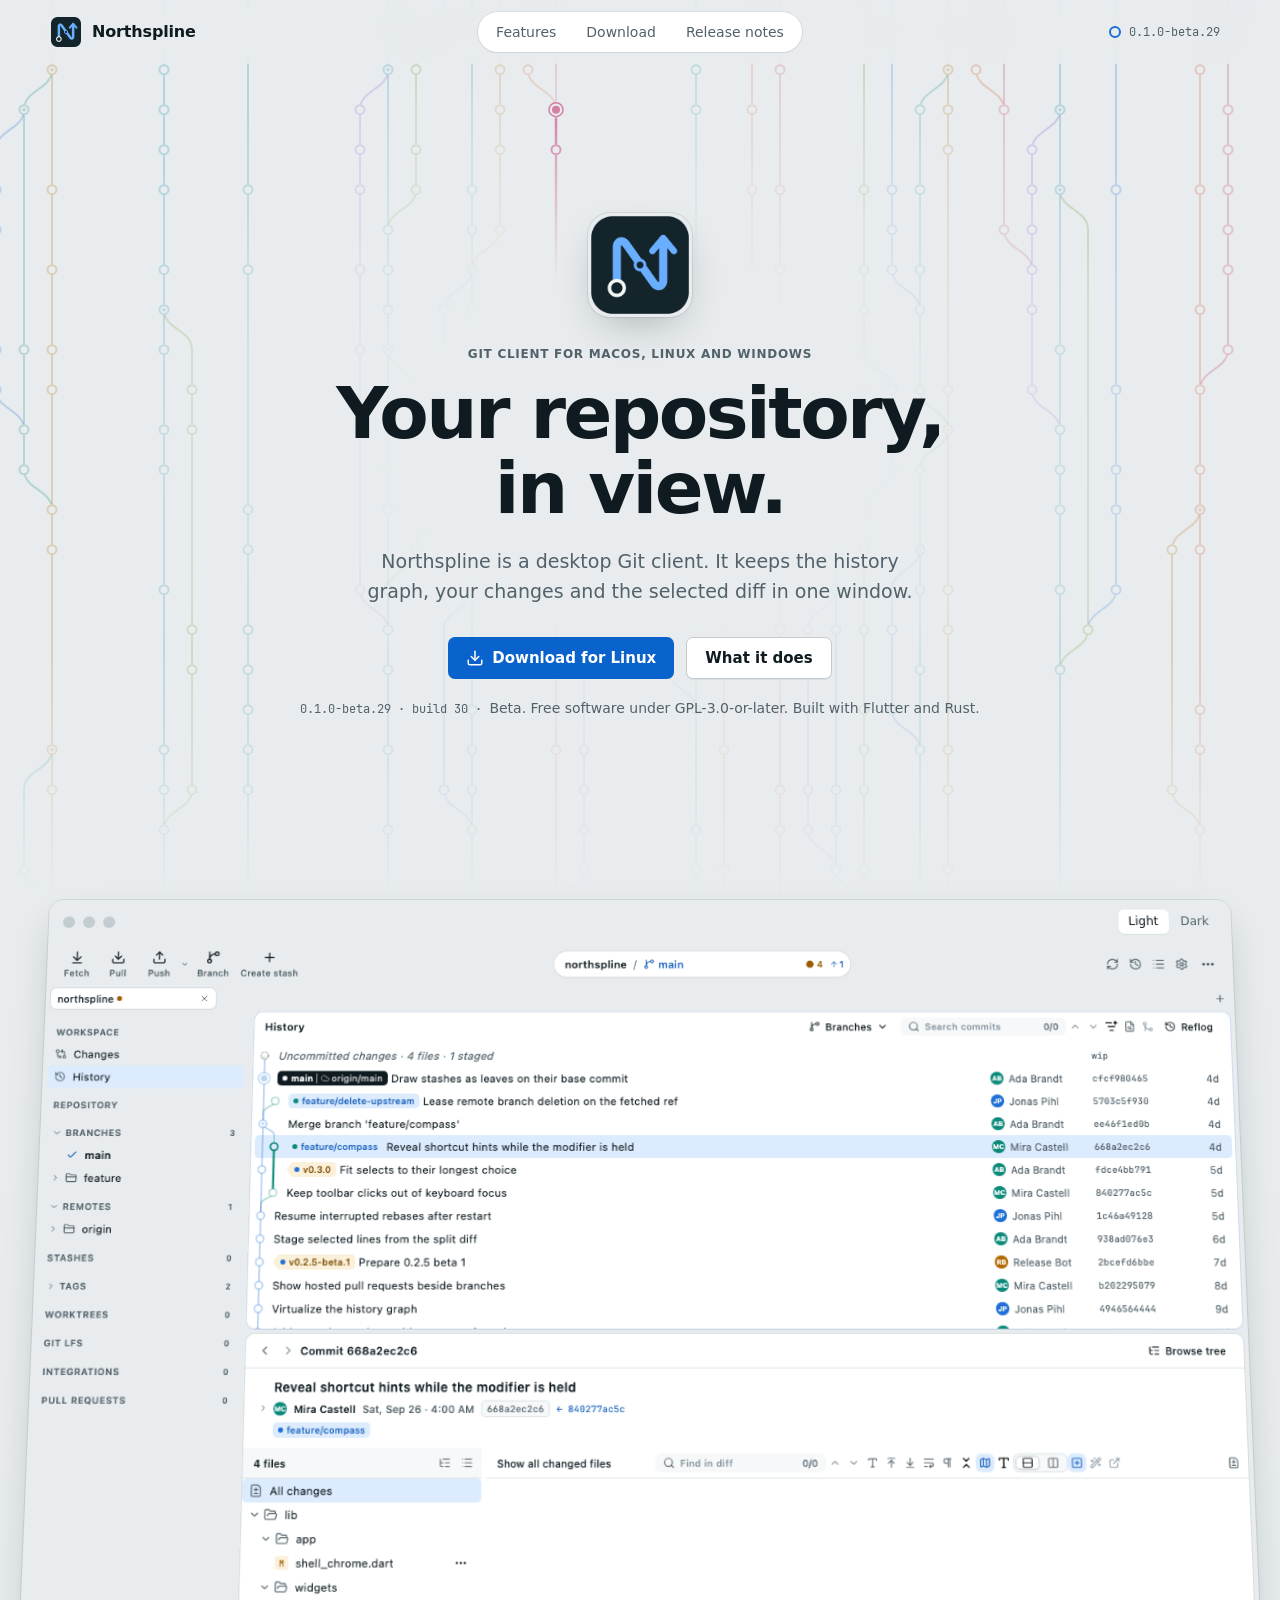
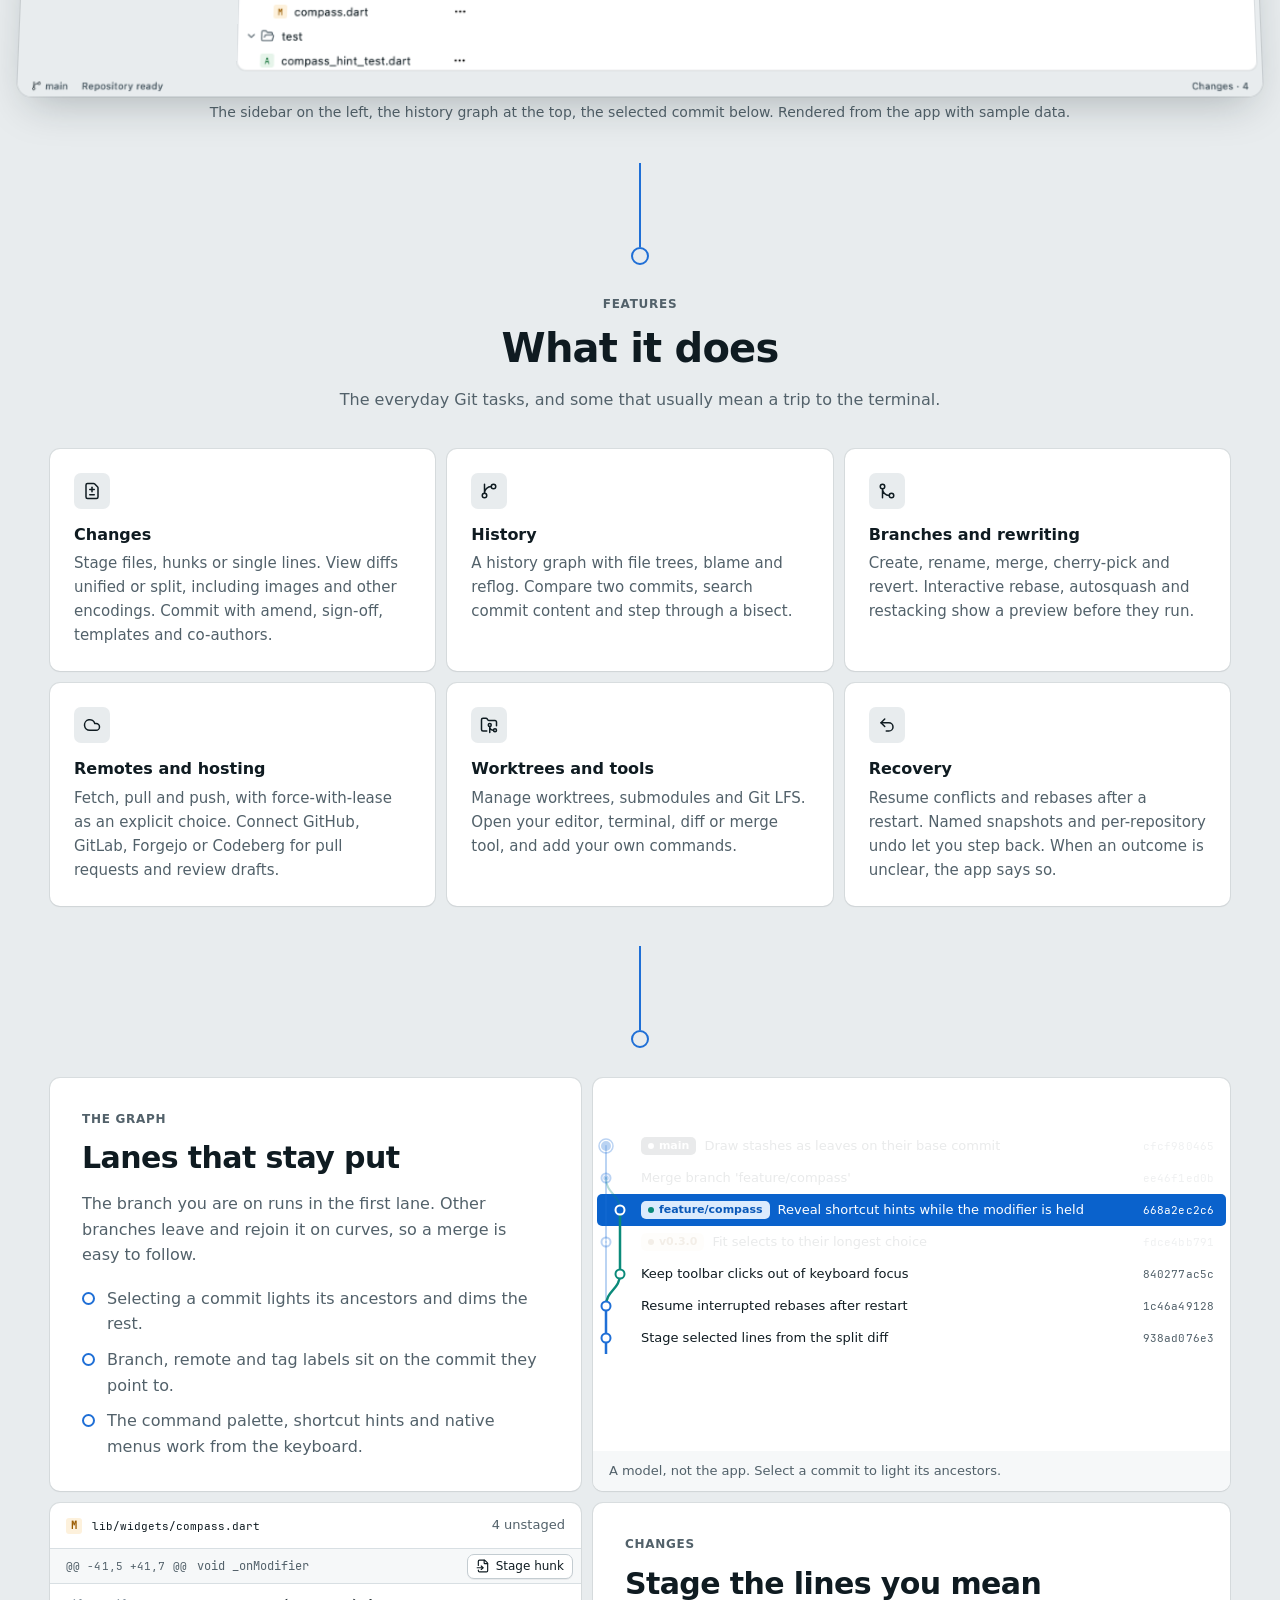
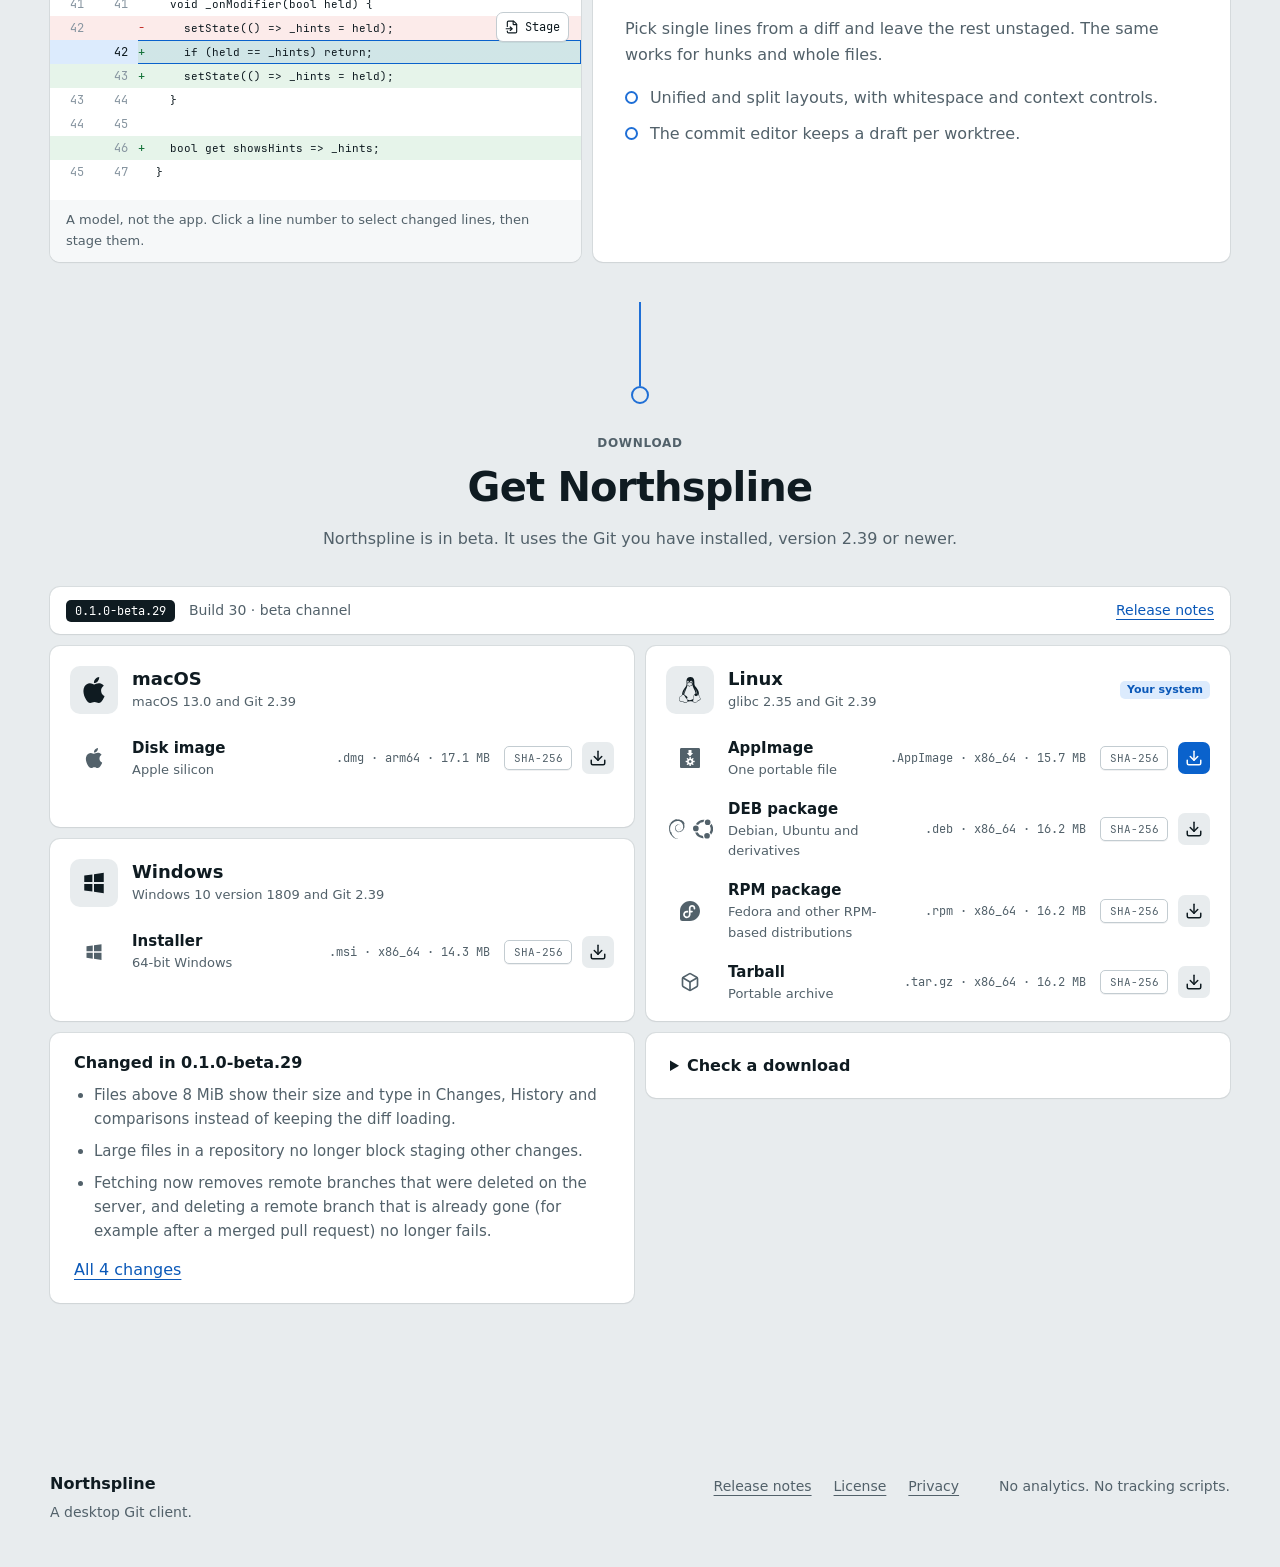
<file: webfront/index.html>
<!doctype html>
<html lang="en">
<head>
  <meta charset="utf-8">
  <meta name="viewport" content="width=device-width, initial-scale=1">
  <meta name="description" content="Northspline is a desktop Git client for macOS, Linux and Windows, built with Flutter and Rust.">
  <meta name="theme-color" content="#E8ECEE" media="(prefers-color-scheme: light)">
  <meta name="theme-color" content="#0B151A" media="(prefers-color-scheme: dark)">
  <meta property="og:type" content="website">
  <meta property="og:title" content="Northspline · Your repository, in view">
  <meta property="og:description" content="A desktop Git client that keeps the history graph, your changes and the selected diff in one window.">
  <meta property="og:image" content="assets/feature-graphic.png">
  <meta property="og:image:width" content="1024">
  <meta property="og:image:height" content="500">
  <meta name="twitter:card" content="summary_large_image">
  <meta name="twitter:image" content="assets/feature-graphic.png">
  <title>Northspline · Your repository, in view</title>
  <link rel="icon" href="assets/icon-32.png">
  <link rel="stylesheet" href="style.css">
  <script type="application/ld+json">{"@context":"https://schema.org","@type":"SoftwareApplication","name":"Northspline","applicationCategory":"DeveloperApplication","operatingSystem":"macOS, Linux, Windows","license":"https://www.gnu.org/licenses/gpl-3.0.html","description":"A desktop Git client built with Flutter and Rust."}</script>
  <script>document.documentElement.classList.add("js")</script>
  <script src="releases.js" defer></script>
  <script src="site.js" defer></script>
</head>
<body>
  <a class="skip-link" href="#main">Skip to content</a>
  <header class="site-header">
    <a href="index.html" class="brand" aria-label="Northspline home"><img src="assets/icon-64.png" width="32" height="32" alt="">Northspline</a>
    <nav class="compass" aria-label="Primary">
      <a href="#features">Features</a>
      <a href="#downloads">Download</a>
      <a href="releases.html">Release notes</a>
      <span class="compass-rule" aria-hidden="true"></span>
    </nav>
    <a id="header-release" class="header-release" href="#downloads"></a>
  </header>

  <main id="main">
    <section class="hero" aria-labelledby="hero-title">
      <canvas id="lane-field" class="lane-field" aria-hidden="true"></canvas>
      <div class="hero-veil" aria-hidden="true"></div>
      <div class="hero-copy">
        <img class="hero-mark" src="assets/icon-512.png" width="104" height="104" alt="">
        <p class="eyebrow">Git client for macOS, Linux and Windows</p>
        <h1 id="hero-title">Your repository,<br>in view.</h1>
        <p class="intro">Northspline is a desktop Git client. It keeps the history graph, your changes and the selected diff in one window.</p>
        <div class="actions">
          <a id="hero-download" class="button primary" href="#downloads"><span class="icon" style="--icon:url(assets/icons/download.svg)"></span><span>Download</span></a>
          <a class="button secondary" href="#features">What it does</a>
        </div>
        <p class="hero-note"><span id="hero-release" class="mono"></span>Beta. Free software under GPL-3.0-or-later. Built with Flutter and Rust.</p>
      </div>
    </section>

    <section class="shot wrap" aria-label="The Northspline workspace">
      <div id="window" class="window">
        <div class="window-bar">
          <span aria-hidden="true"></span><span aria-hidden="true"></span><span aria-hidden="true"></span>
          <div class="segmented" role="group" aria-label="Screenshot theme">
            <button type="button" data-shot="light" aria-pressed="false">Light</button>
            <button type="button" data-shot="dark" aria-pressed="false">Dark</button>
          </div>
        </div>
        <picture>
          <source srcset="assets/workspace-dark.png" media="(prefers-color-scheme: dark)">
          <img id="shot" src="assets/workspace-light.png" width="2880" height="1800" alt="The Northspline workspace: a sidebar with branches, remotes and tags, the history graph with a merged feature branch, and below it the selected commit with its changed files">
        </picture>
      </div>
      <p class="caption">The sidebar on the left, the history graph at the top, the selected commit below. Rendered from the app with sample data.</p>
    </section>

    <section id="features" class="section wrap" aria-labelledby="features-title">
      <div class="section-heading reveal">
        <p class="eyebrow">Features</p>
        <h2 id="features-title">What it does</h2>
        <p>The everyday Git tasks, and some that usually mean a trip to the terminal.</p>
      </div>
      <div class="feature-grid">
        <article class="reveal">
          <div class="feature-icon"><span class="icon" style="--icon:url(assets/icons/file-diff.svg)"></span></div>
          <h3>Changes</h3>
          <p>Stage files, hunks or single lines. View diffs unified or split, including images and other encodings. Commit with amend, sign-off, templates and co-authors.</p>
        </article>
        <article class="reveal" style="--i:1">
          <div class="feature-icon"><span class="icon" style="--icon:url(assets/icons/git-branch.svg)"></span></div>
          <h3>History</h3>
          <p>A history graph with file trees, blame and reflog. Compare two commits, search commit content and step through a bisect.</p>
        </article>
        <article class="reveal" style="--i:2">
          <div class="feature-icon"><span class="icon" style="--icon:url(assets/icons/git-merge.svg)"></span></div>
          <h3>Branches and rewriting</h3>
          <p>Create, rename, merge, cherry-pick and revert. Interactive rebase, autosquash and restacking show a preview before they run.</p>
        </article>
        <article class="reveal">
          <div class="feature-icon"><span class="icon" style="--icon:url(assets/icons/cloud.svg)"></span></div>
          <h3>Remotes and hosting</h3>
          <p>Fetch, pull and push, with force-with-lease as an explicit choice. Connect GitHub, GitLab, Forgejo or Codeberg for pull requests and review drafts.</p>
        </article>
        <article class="reveal" style="--i:1">
          <div class="feature-icon"><span class="icon" style="--icon:url(assets/icons/folder-git-2.svg)"></span></div>
          <h3>Worktrees and tools</h3>
          <p>Manage worktrees, submodules and Git LFS. Open your editor, terminal, diff or merge tool, and add your own commands.</p>
        </article>
        <article class="reveal" style="--i:2">
          <div class="feature-icon"><span class="icon" style="--icon:url(assets/icons/undo-2.svg)"></span></div>
          <h3>Recovery</h3>
          <p>Resume conflicts and rebases after a restart. Named snapshots and per-repository undo let you step back. When an outcome is unclear, the app says so.</p>
        </article>
      </div>
    </section>

    <section id="graph" class="section wrap" aria-labelledby="graph-title">
      <div class="story">
        <div class="island reveal">
          <p class="eyebrow">The graph</p>
          <h2 id="graph-title">Lanes that stay put</h2>
          <p>The branch you are on runs in the first lane. Other branches leave and rejoin it on curves, so a merge is easy to follow.</p>
          <ul>
            <li>Selecting a commit lights its ancestors and dims the rest.</li>
            <li>Branch, remote and tag labels sit on the commit they point to.</li>
            <li>The command palette, shortcut hints and native menus work from the keyboard.</li>
          </ul>
        </div>
        <div class="island demo reveal" style="--i:1">
          <div id="graph-demo" class="graph-demo" role="group" aria-label="Model of a history graph. Select a commit to light its ancestors.">
            <svg width="40" height="224" viewBox="0 0 40 224" aria-hidden="true" focusable="false">
              <path class="l1" data-edge="h m" d="M9 16V48"/>
              <path class="l1" data-edge="m c" d="M9 48V112"/>
              <path class="l1" data-edge="c e" d="M9 112V176"/>
              <path class="l1" data-edge="e f" d="M9 176V208"/>
              <path class="l1" data-edge="f" d="M9 208V224"/>
              <path class="l2" data-edge="b d" d="M23 80V144"/>
              <path class="l2" data-edge="m b" d="M9 48C9 64 23 64 23 80"/>
              <path class="l2" data-edge="d e" d="M23 144C23 160 9 160 9 176"/>
              <circle class="l1" data-node="h" cx="9" cy="16" r="7" style="stroke-width:1.5"/>
              <circle class="dot l1" data-node="h" cx="9" cy="16" r="4"/>
              <circle class="l1" data-node="m" cx="9" cy="48" r="4.5"/>
              <circle class="dot l1" data-node="m" cx="9" cy="48" r="1.75"/>
              <circle class="l2" data-node="b" cx="23" cy="80" r="4.5"/>
              <circle class="l1" data-node="c" cx="9" cy="112" r="4.5"/>
              <circle class="l2" data-node="d" cx="23" cy="144" r="4.5"/>
              <circle class="l1" data-node="e" cx="9" cy="176" r="4.5"/>
              <circle class="l1" data-node="f" cx="9" cy="208" r="4.5"/>
            </svg>
            <ol>
              <li><button type="button" class="row" data-commit="h" data-parents="m" aria-pressed="false"><span class="chip head">main</span><span class="subject">Draw stashes as leaves on their base commit</span><span class="hash">cfcf980465</span></button></li>
              <li><button type="button" class="row" data-commit="m" data-parents="c b" aria-pressed="false"><span class="subject">Merge branch 'feature/compass'</span><span class="hash">ee46f1ed0b</span></button></li>
              <li><button type="button" class="row" data-commit="b" data-parents="d" aria-pressed="true"><span class="chip" style="--lane:var(--lane-2)">feature/compass</span><span class="subject">Reveal shortcut hints while the modifier is held</span><span class="hash">668a2ec2c6</span></button></li>
              <li><button type="button" class="row" data-commit="c" data-parents="e" aria-pressed="false"><span class="chip tag">v0.3.0</span><span class="subject">Fit selects to their longest choice</span><span class="hash">fdce4bb791</span></button></li>
              <li><button type="button" class="row" data-commit="d" data-parents="e" aria-pressed="false"><span class="subject">Keep toolbar clicks out of keyboard focus</span><span class="hash">840277ac5c</span></button></li>
              <li><button type="button" class="row" data-commit="e" data-parents="f" aria-pressed="false"><span class="subject">Resume interrupted rebases after restart</span><span class="hash">1c46a49128</span></button></li>
              <li><button type="button" class="row" data-commit="f" data-parents="" aria-pressed="false"><span class="subject">Stage selected lines from the split diff</span><span class="hash">938ad076e3</span></button></li>
            </ol>
          </div>
          <p class="demo-note">A model, not the app. Select a commit to light its ancestors.</p>
        </div>
      </div>

      <div class="story flip">
        <div class="island reveal">
          <p class="eyebrow">Changes</p>
          <h2>Stage the lines you mean</h2>
          <p>Pick single lines from a diff and leave the rest unstaged. The same works for hunks and whole files.</p>
          <ul>
            <li>Unified and split layouts, with whitespace and context controls.</li>
            <li>The commit editor keeps a draft per worktree.</li>
          </ul>
        </div>
        <div class="island demo reveal" style="--i:1">
          <div id="diff-demo" class="diff-demo">
            <div class="diff-head"><span class="glyph" aria-hidden="true">M</span><span class="mono">lib/widgets/compass.dart</span><span id="diff-count" class="count" role="status">Unstaged</span></div>
            <div class="hunk-head"><span class="hash" id="hunk-range">@@ -41,5 +41,7 @@</span><span class="hunk-context mono">void _onModifier</span><button type="button" id="stage-hunk" class="button small secondary"><span class="icon" style="--icon:url(assets/icons/stage-all.svg)"></span>Stage hunk</button></div>
            <div id="diff-lines" class="diff-lines" role="group" aria-label="Model of an unstaged diff">
              <div class="dl"><span class="gutter"><span class="ln">41</span><span class="ln">41</span></span><span class="sign"> </span><code>  void _onModifier(bool held) {</code></div>
              <div class="dl del"><span class="gutter"><span class="ln">42</span><span class="ln"></span></span><span class="sign">-</span><code>    setState(() =&gt; _hints = held);</code></div>
              <div class="dl add"><span class="gutter"><span class="ln"></span><span class="ln">42</span></span><span class="sign">+</span><code>    if (held == _hints) return;</code></div>
              <div class="dl add"><span class="gutter"><span class="ln"></span><span class="ln">43</span></span><span class="sign">+</span><code>    setState(() =&gt; _hints = held);</code></div>
              <div class="dl"><span class="gutter"><span class="ln">43</span><span class="ln">44</span></span><span class="sign"> </span><code>  }</code></div>
              <div class="dl"><span class="gutter"><span class="ln">44</span><span class="ln">45</span></span><span class="sign"> </span><code></code></div>
              <div class="dl add"><span class="gutter"><span class="ln"></span><span class="ln">46</span></span><span class="sign">+</span><code>  bool get showsHints =&gt; _hints;</code></div>
              <div class="dl"><span class="gutter"><span class="ln">45</span><span class="ln">47</span></span><span class="sign"> </span><code>}</code></div>
            </div>
          </div>
          <p class="demo-note">A model, not the app. Click a line number to select changed lines, then stage them.</p>
        </div>
      </div>
    </section>

    <section id="downloads" class="section wrap" aria-labelledby="downloads-title">
      <div class="section-heading reveal">
        <p class="eyebrow">Download</p>
        <h2 id="downloads-title">Get Northspline</h2>
        <p>Northspline is in beta. It uses the Git you have installed, version 2.39 or newer.</p>
      </div>
      <div id="release-status" class="release-status" role="status" aria-live="polite">No verified public release is available yet.</div>
      <div id="release-bar" class="release-bar" hidden></div>
      <div id="download-grid" class="download-grid" hidden></div>
      <div class="download-extra">
        <div id="latest-notes" class="latest-notes" hidden></div>
        <details class="verify">
          <summary>Check a download</summary>
          <p>Each package lists its SHA-256 checksum. Copy it with the button next to the package and compare it with your file.</p>
          <pre>shasum -a 256 Northspline-*.dmg      # macOS
sha256sum northspline_*.deb          # Linux
Get-FileHash Northspline-*.msi       # Windows PowerShell</pre>
          <p class="trust-note"><span class="icon" style="--icon:url(assets/icons/shield-check.svg)"></span><span>The links on this page come from a release index signed with Ed25519. <a href="northspline-release-ed25519.pub">Public key</a></span></p>
        </details>
      </div>
      <noscript><p class="release-status">JavaScript is required to show the download links.</p></noscript>
    </section>
  </main>

  <footer>
    <div><strong>Northspline</strong><p>A desktop Git client.</p></div>
    <nav aria-label="Legal"><a href="releases.html">Release notes</a><a href="license.html">License</a><a href="privacy.html">Privacy</a></nav>
    <p>No analytics. No tracking scripts.</p>
  </footer>
</body>
</html>
</file>
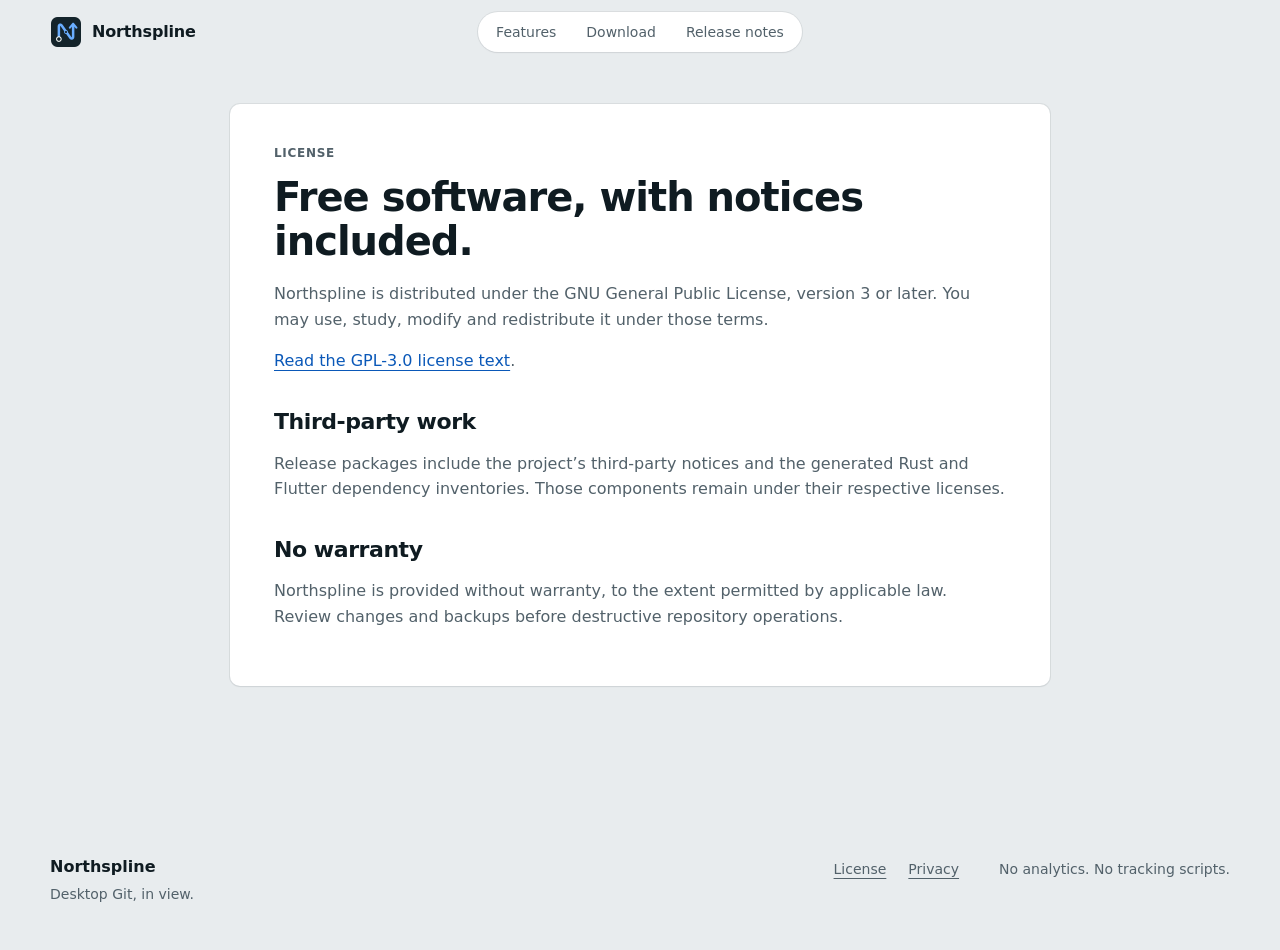
<file: webfront/license.html>
<!doctype html><html lang="en"><head><meta charset="utf-8"><meta name="theme-color" content="#E8ECEE" media="(prefers-color-scheme: light)"><meta name="theme-color" content="#0B151A" media="(prefers-color-scheme: dark)"><meta name="viewport" content="width=device-width, initial-scale=1"><meta name="description" content="Northspline licensing information."><title>License · Northspline</title><link rel="icon" href="assets/icon-32.png"><link rel="stylesheet" href="style.css"></head><body><a class="skip-link" href="#main">Skip to content</a><header class="site-header"><a href="index.html" class="brand" aria-label="Northspline home"><img src="assets/icon-64.png" width="32" height="32" alt="">Northspline</a><nav class="compass" aria-label="Primary"><a href="index.html#features">Features</a><a href="index.html#downloads">Download</a><a href="releases.html">Release notes</a></nav></header><main id="main" class="legal"><div class="island"><p class="eyebrow">LICENSE</p><h1>Free software, with notices included.</h1><p>Northspline is distributed under the GNU General Public License, version 3 or later. You may use, study, modify and redistribute it under those terms.</p><p><a href="https://www.gnu.org/licenses/gpl-3.0.html" rel="noopener">Read the GPL-3.0 license text</a>.</p><h2>Third-party work</h2><p>Release packages include the project’s third-party notices and the generated Rust and Flutter dependency inventories. Those components remain under their respective licenses.</p><h2>No warranty</h2><p>Northspline is provided without warranty, to the extent permitted by applicable law. Review changes and backups before destructive repository operations.</p></div></main><footer><div><strong>Northspline</strong><p>Desktop Git, in view.</p></div><nav aria-label="Legal"><a href="license.html" aria-current="page">License</a><a href="privacy.html">Privacy</a></nav><p>No analytics. No tracking scripts.</p></footer></body></html>
</file>
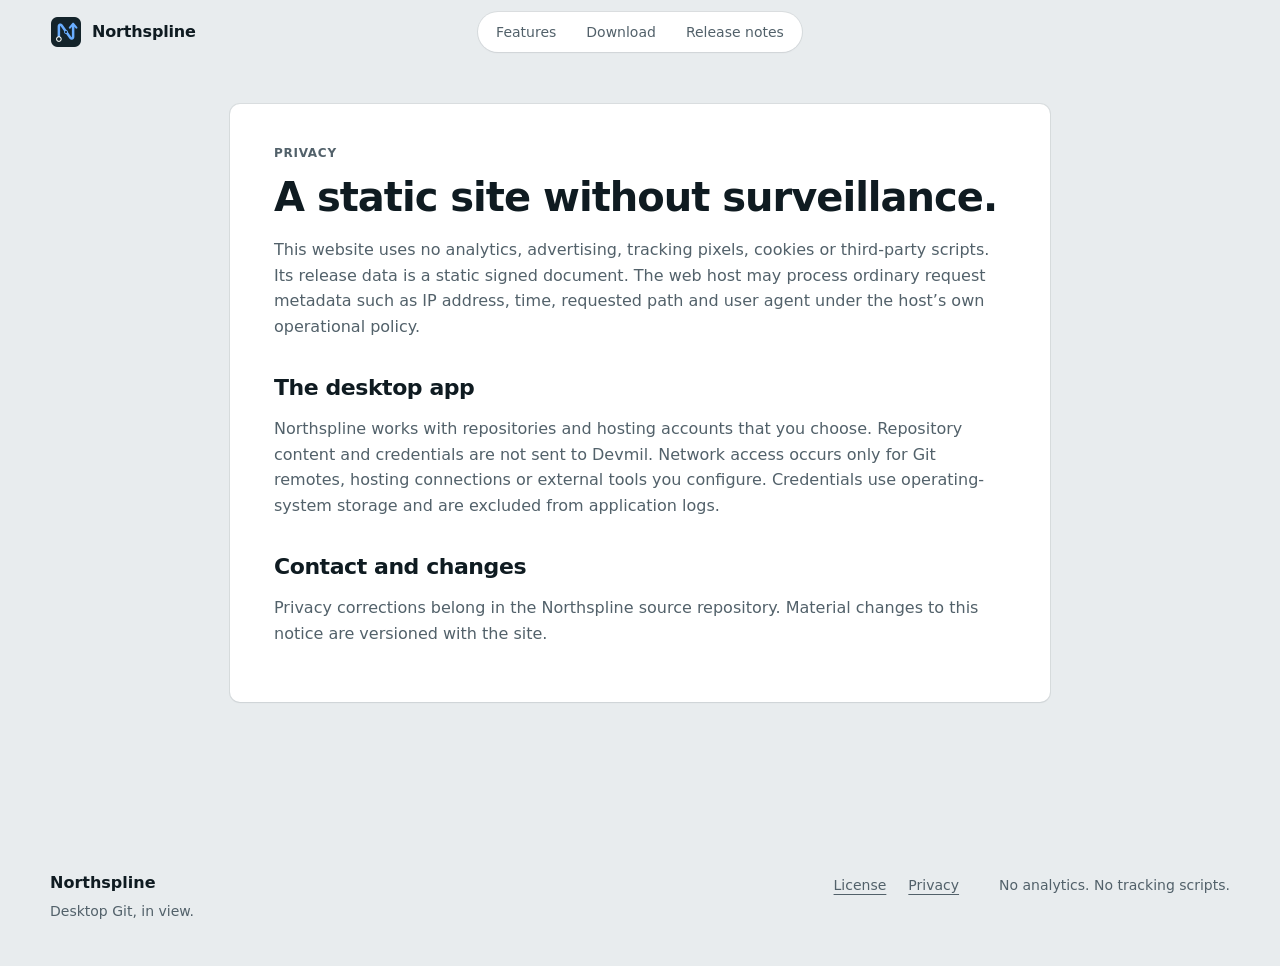
<file: webfront/privacy.html>
<!doctype html><html lang="en"><head><meta charset="utf-8"><meta name="theme-color" content="#E8ECEE" media="(prefers-color-scheme: light)"><meta name="theme-color" content="#0B151A" media="(prefers-color-scheme: dark)"><meta name="viewport" content="width=device-width, initial-scale=1"><meta name="description" content="Northspline website privacy information."><title>Privacy · Northspline</title><link rel="icon" href="assets/icon-32.png"><link rel="stylesheet" href="style.css"></head><body><a class="skip-link" href="#main">Skip to content</a><header class="site-header"><a href="index.html" class="brand" aria-label="Northspline home"><img src="assets/icon-64.png" width="32" height="32" alt="">Northspline</a><nav class="compass" aria-label="Primary"><a href="index.html#features">Features</a><a href="index.html#downloads">Download</a><a href="releases.html">Release notes</a></nav></header><main id="main" class="legal"><div class="island"><p class="eyebrow">PRIVACY</p><h1>A static site without surveillance.</h1><p>This website uses no analytics, advertising, tracking pixels, cookies or third-party scripts. Its release data is a static signed document. The web host may process ordinary request metadata such as IP address, time, requested path and user agent under the host’s own operational policy.</p><h2>The desktop app</h2><p>Northspline works with repositories and hosting accounts that you choose. Repository content and credentials are not sent to Devmil. Network access occurs only for Git remotes, hosting connections or external tools you configure. Credentials use operating-system storage and are excluded from application logs.</p><h2>Contact and changes</h2><p>Privacy corrections belong in the Northspline source repository. Material changes to this notice are versioned with the site.</p></div></main><footer><div><strong>Northspline</strong><p>Desktop Git, in view.</p></div><nav aria-label="Legal"><a href="license.html">License</a><a href="privacy.html" aria-current="page">Privacy</a></nav><p>No analytics. No tracking scripts.</p></footer></body></html>
</file>
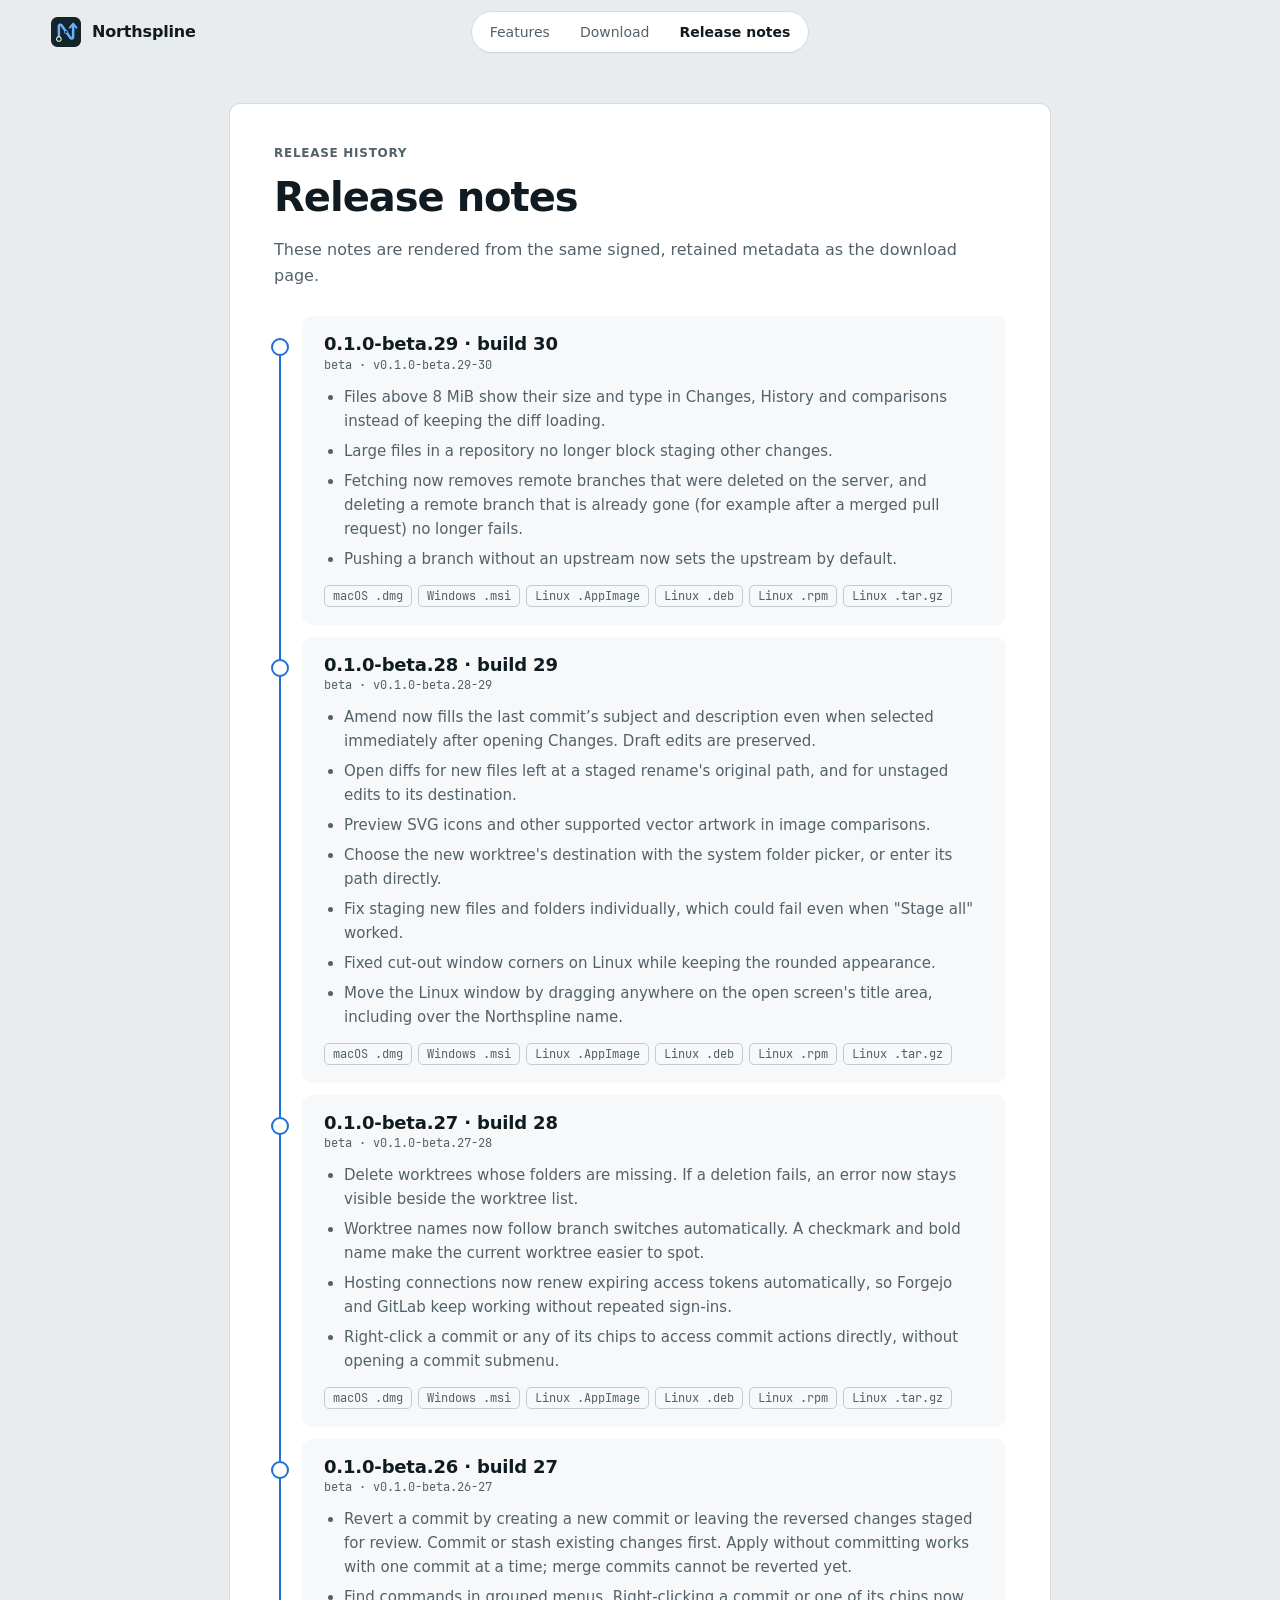
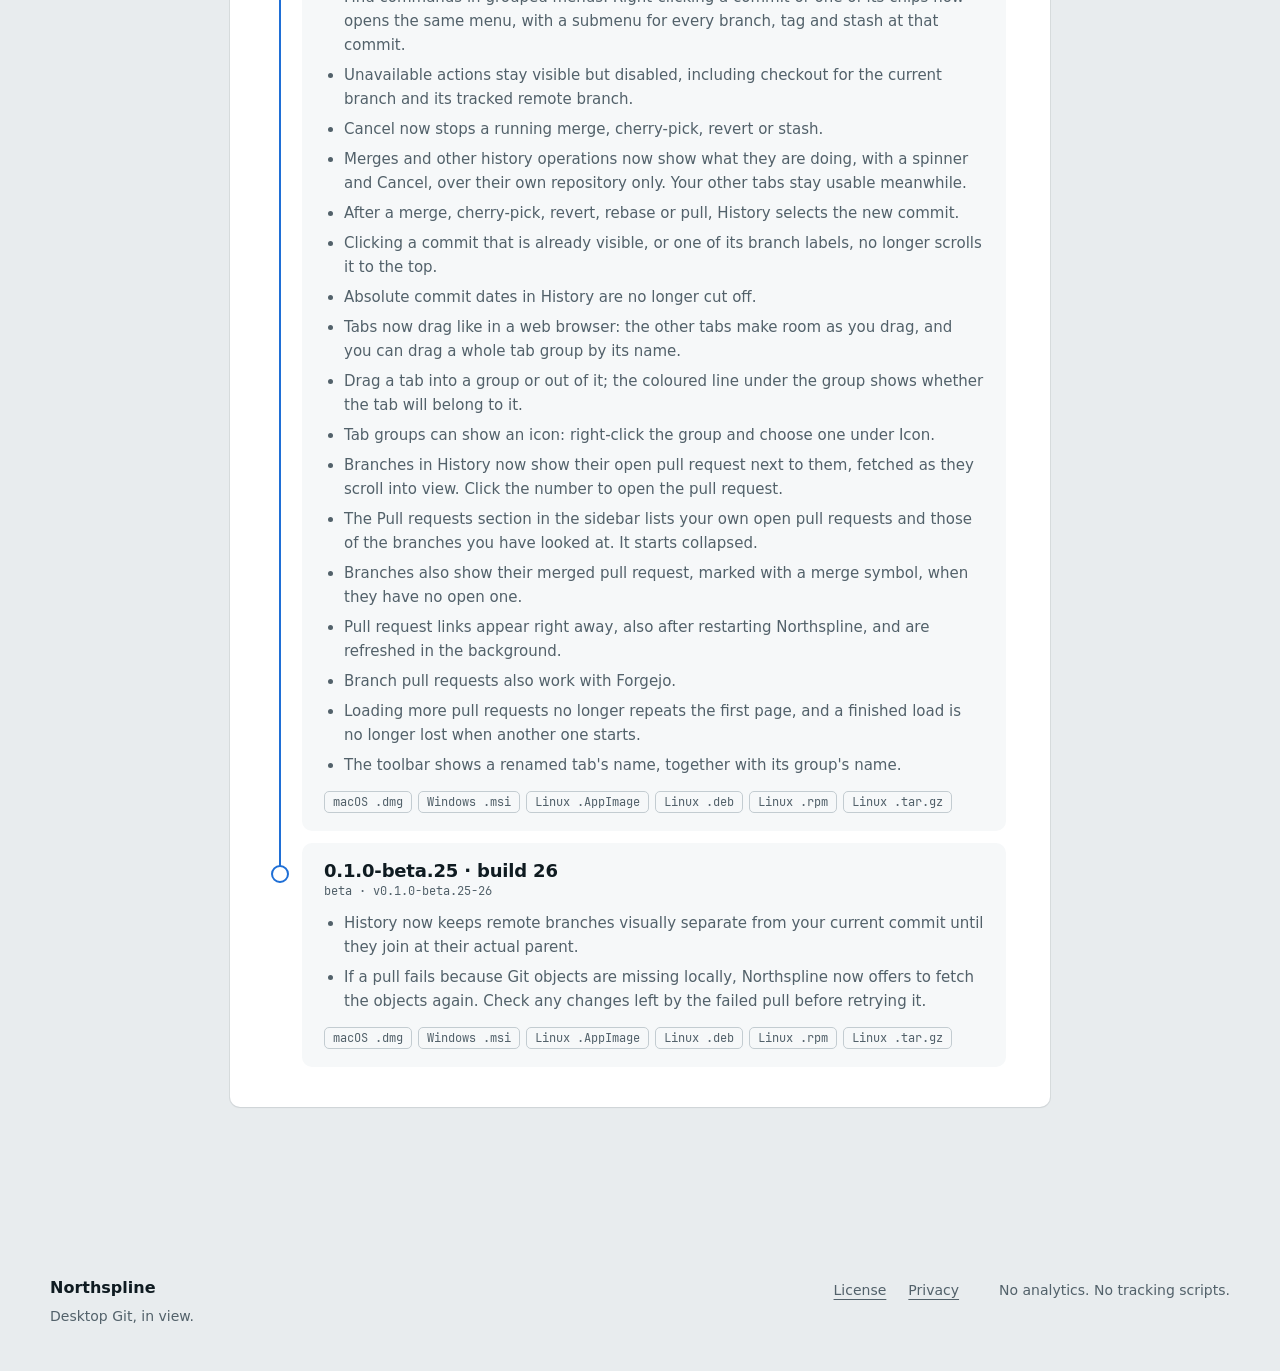
<file: webfront/releases.html>
<!doctype html><html lang="en"><head><meta charset="utf-8"><meta name="theme-color" content="#E8ECEE" media="(prefers-color-scheme: light)"><meta name="theme-color" content="#0B151A" media="(prefers-color-scheme: dark)"><meta name="viewport" content="width=device-width, initial-scale=1"><meta name="description" content="Verified Northspline release notes."><title>Release notes · Northspline</title><link rel="icon" href="assets/icon-32.png"><link rel="stylesheet" href="style.css"><script src="releases.js" defer></script></head><body><a class="skip-link" href="#main">Skip to content</a><header class="site-header"><a href="index.html" class="brand" aria-label="Northspline home"><img src="assets/icon-64.png" width="32" height="32" alt="">Northspline</a><nav class="compass" aria-label="Primary"><a href="index.html#features">Features</a><a href="index.html#downloads">Download</a><a href="releases.html" aria-current="page">Release notes</a></nav></header><main id="main" class="legal"><div class="island"><p class="eyebrow">RELEASE HISTORY</p><h1>Release notes</h1><p>These notes are rendered from the same signed, retained metadata as the download page.</p><div id="release-list" class="release-list" role="status" aria-live="polite">No verified public release is available yet.</div></div></main><footer><div><strong>Northspline</strong><p>Desktop Git, in view.</p></div><nav aria-label="Legal"><a href="license.html">License</a><a href="privacy.html">Privacy</a></nav><p>No analytics. No tracking scripts.</p></footer></body></html>
</file>
<file: webfront/style.css>
/* Northspline website on Meridian: islands on a tinted ground, one polar
   accent spent on intent, the spline graph as the signature. Colours are the
   Northspline brand of meridian_ui (light and dark); lane colours describe
   topology only. Depth has two levels, shadow-pane and shadow-float. */

@font-face {
  font-family: "JetBrains Mono";
  src: url("assets/fonts/JetBrainsMono-Regular.woff2") format("woff2");
  font-weight: 400; font-style: normal; font-display: swap;
}

:root {
  color-scheme: light dark;
  --ground: #E8ECEE;
  --ground-hover: #DCE2E5;
  --pane: #FFFFFF;
  --pane-alt: #F6F8F9;
  --pane-hover: #EEF2F4;
  --raised: #FFFFFF;
  --ink: #0F1B21;
  --ink-muted: #52616A;
  --ink-faint: #8795A0;
  --line: #D8DFE3;
  --line-strong: #C3CCD1;
  --accent: #0A62CC;
  --accent-hover: #0853AD;
  --on-accent: #FFFFFF;
  --accent-soft: #DCEBFD;
  --accent-ink: #0A58B8;
  --focus: #0A62CC;
  --fjord: #14242B;
  --danger: #B42318;
  --added: #16733A;
  --added-bg: #E6F4EA;
  --added-strong: #BFE5C9;
  --deleted: #C4302B;
  --deleted-bg: #FCEBEA;
  --modified: #9A5B00;
  --modified-bg: #FDF1DC;
  --tag-ink: #7A4A00;
  --tag-bg: #FBF0D9;
  --lane-1: #1F6FD6;
  --lane-2: #0B8A7A;
  --lane-3: #B26A00;
  --lane-4: #D4521E;
  --lane-5: #C7306B;
  --lane-6: #7A55D3;
  --lane-7: #0784A8;
  --lane-8: #5D8A12;
  --shadow-pane: 0 0 0 1px rgba(15, 27, 33, 0.07), 0 1px 2px rgba(15, 27, 33, 0.05);
  --shadow-float: 0 0 0 1px rgba(15, 27, 33, 0.09), 0 16px 40px -12px rgba(15, 27, 33, 0.28);
  --shadow-control: 0 1px 0 rgba(15, 27, 33, 0.06);
  --radius-xs: 3px;
  --radius-sm: 5px;
  --radius-md: 7px;
  --radius-lg: 10px;
  --radius-xl: 14px;
  --radius-pill: 999px;
  --font-sans: -apple-system, BlinkMacSystemFont, "SF Pro Text", "Segoe UI Variable", "Segoe UI", Cantarell, "Noto Sans", system-ui, sans-serif;
  --font-mono: "JetBrains Mono", ui-monospace, "SF Mono", Menlo, Consolas, monospace;
  --max: 1180px;
  --gutter: 32px;
  --header: 64px;
  --ease: cubic-bezier(0.2, 0, 0, 1);
}

@media (prefers-color-scheme: dark) {
  :root {
    --ground: #0B151A;
    --ground-hover: #13222A;
    --pane: #122027;
    --pane-alt: #0F1B21;
    --pane-hover: #1A2B34;
    --raised: #1A2A32;
    --ink: #E4ECEF;
    --ink-muted: #93A5AE;
    --ink-faint: #5E717B;
    --line: #21323B;
    --line-strong: #2C414B;
    --accent: #6AAEFF;
    --accent-hover: #8CC2FF;
    --on-accent: #04121C;
    --accent-soft: #16334D;
    --accent-ink: #8CC2FF;
    --focus: #8CC2FF;
    --fjord: #1F3A48;
    --danger: #FF9C8F;
    --added: #4AC26B;
    --added-bg: #0F2E1C;
    --added-strong: #1D4A2E;
    --deleted: #FF7B72;
    --deleted-bg: #3A1A1B;
    --modified: #E3A948;
    --modified-bg: #3A2A10;
    --tag-ink: #F2C46B;
    --tag-bg: #33270F;
    --lane-1: #6AAEFF;
    --lane-2: #3DD6C0;
    --lane-3: #F2C14E;
    --lane-4: #FF8A5B;
    --lane-5: #FF6B9A;
    --lane-6: #B49BFF;
    --lane-7: #4CC9F0;
    --lane-8: #A3D65C;
    --shadow-pane: 0 0 0 1px rgba(255, 255, 255, 0.05), 0 1px 2px rgba(0, 0, 0, 0.35);
    --shadow-float: 0 0 0 1px rgba(255, 255, 255, 0.08), 0 16px 40px -12px rgba(0, 0, 0, 0.7);
    --shadow-control: 0 1px 0 rgba(0, 0, 0, 0.3);
  }
}

* { box-sizing: border-box; }
html { scroll-behavior: smooth; scroll-padding-top: calc(var(--header) + 16px); }
body {
  margin: 0;
  background: var(--ground);
  color: var(--ink);
  font: 16px/1.6 var(--font-sans);
  -webkit-font-smoothing: antialiased;
  overflow-x: clip;
}
img { max-width: 100%; }
p { color: var(--ink-muted); }
a { color: var(--accent-ink); text-underline-offset: 4px; }
a:hover { text-decoration-thickness: 2px; }
button { font: inherit; color: inherit; }
a:focus-visible, button:focus-visible, summary:focus-visible, .button:focus-visible {
  outline: 2px solid var(--focus);
  outline-offset: 1px;
  border-radius: var(--radius-md);
}
code, .mono, pre { font-family: var(--font-mono); font-size: 0.875em; font-variant-ligatures: none; }

.skip-link {
  position: absolute; left: 16px; top: -80px; z-index: 30;
  background: var(--accent); color: var(--on-accent);
  padding: 10px 16px; border-radius: var(--radius-md);
}
.skip-link:focus { top: 12px; }

.wrap, footer, main.legal {
  max-width: calc(var(--max) + 2 * var(--gutter)); margin-inline: auto;
  padding-inline: var(--gutter);
}

/* Header: chrome sits straight on the ground. The navigation is the Compass,
   a pill whose polar rule follows the page's scroll progress. */
.site-header {
  position: sticky; top: 0; z-index: 20;
  min-height: var(--header);
  padding-inline: max(var(--gutter), calc((100% - var(--max)) / 2));
  display: grid; grid-template-columns: 1fr auto 1fr; align-items: center; gap: 16px;
  background: color-mix(in srgb, var(--ground) 82%, transparent);
  -webkit-backdrop-filter: blur(14px); backdrop-filter: blur(14px);
}
.brand {
  display: flex; align-items: center; gap: 10px; justify-self: start;
  color: var(--ink); font-size: 16px; font-weight: 650;
  letter-spacing: -0.01em; text-decoration: none;
}
.brand img { border-radius: 8px; }
.compass {
  position: relative; display: flex; align-items: center; gap: 2px;
  padding: 4px; border-radius: var(--radius-pill); overflow: hidden;
  background: var(--pane); box-shadow: var(--shadow-pane);
}
.compass a {
  color: var(--ink-muted); text-decoration: none; font-size: 14px; font-weight: 500;
  padding: 5px 14px; border-radius: var(--radius-pill); white-space: nowrap;
  transition: background-color 80ms, color 80ms;
}
.compass a:hover { background: var(--pane-hover); color: var(--ink); }
.compass a[aria-current] { color: var(--ink); font-weight: 600; }
.compass-rule {
  position: absolute; left: 0; right: 0; bottom: 0; height: 2px;
  background: var(--accent); transform-origin: 0 50%;
  transform: scaleX(var(--progress, 0));
}
.header-release {
  justify-self: end; display: inline-flex; align-items: center; gap: 8px;
  color: var(--ink-muted); font: 12px var(--font-mono); text-decoration: none;
  padding: 4px 10px; border-radius: var(--radius-pill);
}
.header-release:hover { background: var(--ground-hover); color: var(--ink); }
.header-release:empty { display: none; }
.header-release::before {
  content: ""; width: 8px; height: 8px; border-radius: 50%;
  border: 2px solid var(--lane-1);
}

/* Buttons follow Meridian's primary and secondary ranks. */
.button {
  display: inline-flex; min-height: 40px; align-items: center; justify-content: center; gap: 8px;
  padding: 8px 18px; border-radius: var(--radius-md); border: 0; cursor: pointer;
  font-size: 15px; font-weight: 600; text-decoration: none;
  transition: background-color 80ms;
}
.button.primary { background: var(--accent); color: var(--on-accent); }
.button.primary:hover { background: var(--accent-hover); }
.button.secondary {
  background: var(--pane); color: var(--ink);
  border: 1px solid var(--line-strong); box-shadow: var(--shadow-control);
}
.button.secondary:hover { background: var(--pane-hover); }
.button .icon { background: currentColor; }

.icon {
  display: inline-block; flex: none; width: 18px; height: 18px; background: var(--ink);
  -webkit-mask: var(--icon) center / contain no-repeat; mask: var(--icon) center / contain no-repeat;
}

/* Overline: Meridian's section header style. */
.eyebrow {
  margin: 0 0 12px; color: var(--ink-muted);
  font-size: 12px; font-weight: 600; letter-spacing: 0.06em; text-transform: uppercase;
}
h1, h2, h3 { color: var(--ink); }
h2 {
  font-size: clamp(28px, 3.4vw, 40px); line-height: 1.12;
  letter-spacing: -0.02em; margin: 0 0 14px; font-weight: 650;
}
h3 { font-size: 16px; line-height: 1.3; margin: 0 0 6px; font-weight: 600; }

/* Hero: a field of spline lanes drawn by site.js, faded behind the copy. */
.hero {
  position: relative; overflow: hidden; text-align: center;
  margin-top: calc(-1 * var(--header));
  min-height: min(900px, 100svh);
  display: grid; place-items: center;
  padding: calc(var(--header) + 56px) var(--gutter) 88px;
}
.lane-field { position: absolute; inset: 0; width: 100%; height: 100%; }
.hero-veil {
  position: absolute; inset: 0; pointer-events: none;
  background:
    linear-gradient(to bottom, transparent 72%, var(--ground)),
    radial-gradient(ellipse 46% 52% at 50% 50%, var(--ground) 38%, transparent 100%);
}
.hero-copy { position: relative; max-width: 720px; }
.hero-mark { display: block; margin: 0 auto 28px; border-radius: 22px; box-shadow: var(--shadow-float); }
.hero h1 {
  font-size: clamp(42px, 6.2vw, 72px); line-height: 1.04;
  letter-spacing: -0.035em; margin: 0 0 20px; font-weight: 700;
}
.intro { font-size: 19px; max-width: 560px; margin: 0 auto; }
.actions { display: flex; flex-wrap: wrap; justify-content: center; gap: 12px; margin-top: 30px; }
.hero-note { margin: 18px 0 0; font-size: 14px; }
.hero-note .mono:not(:empty)::after { content: " · "; }

/* The product shot is an island that floats above the ground. */
.shot { padding-bottom: 40px; perspective: 1800px; }
.window {
  background: var(--window-ground); border-radius: var(--radius-xl);
  box-shadow: var(--shadow-float); overflow: hidden;
  transform-origin: 50% 0; transform: rotateX(calc(var(--tilt, 0) * 1deg));
  --window-ground: #E8ECEE; --window-dot: #C3CCD1; --window-ink: #52616A; --window-pane: #FFFFFF;
}
.window[data-theme="dark"] {
  --window-ground: #0B151A; --window-dot: #2C414B; --window-ink: #93A5AE; --window-pane: #122027;
}
.window-bar {
  display: flex; align-items: center; gap: 8px; padding: 8px 10px 8px 14px;
  background: var(--window-ground);
}
.window-bar > span { width: 12px; height: 12px; border-radius: 50%; background: var(--window-dot); }
.segmented {
  margin-left: auto; display: flex; gap: 2px; padding: 2px;
  border-radius: var(--radius-md); visibility: hidden;
}
.js .segmented { visibility: visible; }
.segmented button {
  border: 0; background: none; cursor: pointer; color: var(--window-ink);
  font-size: 12px; font-weight: 500; padding: 3px 10px; border-radius: var(--radius-sm);
}
.segmented button[aria-pressed="true"] {
  background: var(--window-pane); color: inherit; box-shadow: var(--shadow-control);
}
.window[data-theme="dark"] .segmented button[aria-pressed="true"] { color: #E4ECEF; }
.window[data-theme="light"] .segmented button[aria-pressed="true"] { color: #0F1B21; }
.window img { display: block; width: 100%; height: auto; }
.caption { text-align: center; font-size: 14px; margin: 18px 0 0; }

/* Sections hang on one lane: a spine and a commit ring lead into each. */
.section { position: relative; padding-block: 132px 40px; }
.section::before {
  content: ""; position: absolute; left: 50%; top: 0;
  width: 2px; height: 84px; background: var(--lane-1);
  transform: translateX(-50%);
  transform-origin: 50% 0; transition: transform 640ms var(--ease);
}
.section::after {
  content: ""; position: absolute; left: 50%; top: 84px;
  width: 14px; height: 14px; border-radius: 50%; transform: translateX(-50%);
  border: 2px solid var(--lane-1); background: var(--ground);
  transition: opacity 240ms 480ms;
}
.js .section:not(.in)::before { transform: translateX(-50%) scaleY(0); }
.js .section:not(.in)::after { opacity: 0; }
.section-heading { max-width: 640px; margin: 0 auto 36px; text-align: center; }
.section-heading p:last-child { margin-bottom: 0; }

.js .reveal { opacity: 0; transform: translateY(8px); }
.js .reveal.in {
  opacity: 1; transform: none;
  transition: opacity 320ms var(--ease), transform 320ms var(--ease);
  transition-delay: calc(var(--i, 0) * 40ms);
}

/* Islands */
.island, .feature-grid article, .platform, .release-status, .release-record, .release-bar, .latest-notes, .verify {
  background: var(--pane); border-radius: var(--radius-lg); box-shadow: var(--shadow-pane);
}
.feature-grid { display: grid; grid-template-columns: repeat(3, minmax(0, 1fr)); gap: 12px; }
.feature-grid article { padding: 24px; transition: background-color 80ms; }
.feature-grid article:hover { background: var(--pane-hover); }
.feature-grid p { margin: 0; font-size: 15px; }
.feature-icon {
  width: 36px; height: 36px; border-radius: var(--radius-md);
  display: grid; place-items: center; background: var(--ground); margin-bottom: 16px;
}

/* Stories: a text island beside a small working model of the app. */
.story { display: grid; grid-template-columns: minmax(0, 5fr) minmax(0, 6fr); gap: 12px; align-items: stretch; }
.story + .story { margin-top: 12px; }
.story.flip > :first-child { order: 2; }
.story > .island { padding: 32px; min-width: 0; }
.story h2 { font-size: clamp(24px, 2.6vw, 30px); }
.story .island > ul { margin: 18px 0 0; padding: 0; list-style: none; }
.story .island > ul > li { display: flex; gap: 12px; align-items: baseline; color: var(--ink-muted); }
.story .island > ul > li + li { margin-top: 10px; }
.story .island > ul > li::before {
  content: ""; flex: none; width: 9px; height: 9px; border-radius: 50%;
  border: 2px solid var(--lane-1); transform: translateY(1px);
}
.story .demo { background: var(--pane); padding: 0; display: flex; flex-direction: column; overflow: hidden; }
.demo-note {
  margin: auto 0 0; padding: 10px 16px; font-size: 13px;
  background: var(--pane-alt); color: var(--ink-muted);
}

/* Graph model: true Meridian geometry. 14 px lanes, 2 px strokes, r 4.5
   rings, 0.3 for everything outside the selected commit's ancestry. */
.graph-demo { position: relative; margin-block: auto; padding: 8px 4px; font-size: 13px; line-height: 18px; }
.graph-demo svg { position: absolute; z-index: 1; left: 4px; top: 8px; pointer-events: none; }
.graph-demo path { fill: none; stroke-width: 2; stroke-linecap: round; }
.graph-demo circle { stroke-width: 2; fill: var(--pane); }
.graph-demo .dot { stroke: none; }
.graph-demo .l1 { stroke: var(--lane-1); }
.graph-demo .l2 { stroke: var(--lane-2); }
.graph-demo .dot.l1 { fill: var(--lane-1); }
.graph-demo .dot.l2 { fill: var(--lane-2); }
/* On the selected row, strokes and rings paint in on-polar. */
.graph-demo circle.on { stroke: var(--on-accent); fill: var(--accent); }
.graph-demo .dot.on { fill: var(--on-accent); }
.graph-demo path, .graph-demo circle, .graph-demo .row > * { transition: opacity 120ms, stroke-width 120ms; }
.graph-demo path.lit { stroke-width: 2.5; }
.graph-demo .unlit { opacity: 0.3; }
.graph-demo ol { margin: 0; padding: 0; list-style: none; }
.graph-demo .row {
  display: flex; align-items: center; gap: 8px; width: 100%; height: 32px;
  padding: 0 12px 0 44px; border: 0; border-radius: var(--radius-sm);
  background: none; text-align: left; cursor: pointer;
}
.graph-demo .row:hover { background: var(--pane-hover); }
.graph-demo .row[aria-pressed="true"] { background: var(--accent); color: var(--on-accent); }
.graph-demo .row.unlit > * { opacity: 0.3; }
.subject { flex: 1; min-width: 0; overflow: hidden; white-space: nowrap; text-overflow: ellipsis; }
.hash { font: 11px/16px var(--font-mono); color: var(--ink-muted); letter-spacing: 0.01em; }
.row[aria-pressed="true"] .hash { color: inherit; }
.chip {
  flex: none; display: inline-flex; align-items: center; gap: 5px;
  font-size: 11px; line-height: 16px; font-weight: 600;
  padding: 1px 7px; border-radius: var(--radius-sm);
  background: var(--accent-soft); color: var(--accent-ink);
}
.chip::before { content: ""; width: 6px; height: 6px; border-radius: 50%; background: var(--lane, var(--lane-1)); }
.chip.head { background: var(--ink); color: var(--pane); }
.chip.head::before { background: currentColor; }
.chip.tag { background: var(--tag-bg); color: var(--tag-ink); }
.chip.tag::before { background: var(--tag-ink); }
.chip.plain::before { content: none; }

/* Diff model: an unstaged hunk. A gutter click selects a line; staging acts
   on the changed lines in the selection and washes them in added-strong. */
.diff-demo { position: relative; }
.diff-head {
  display: flex; align-items: center; gap: 10px; padding: 12px 16px;
  font-size: 13px; color: var(--ink);
}
.diff-head .count { margin-left: auto; color: var(--ink-muted); }
.glyph {
  flex: none; width: 16px; height: 16px; border-radius: var(--radius-xs);
  display: grid; place-items: center;
  font: 600 10px/1 var(--font-mono); background: var(--modified-bg); color: var(--modified);
}
.hunk-head {
  display: flex; align-items: center; gap: 10px; min-height: 36px; padding: 4px 8px 4px 16px;
  background: var(--pane-alt); border-block: 1px solid var(--line); font-size: 12px;
}
.hunk-context { color: var(--ink-muted); font-size: 12px; flex: 1; min-width: 0; overflow: hidden; text-overflow: ellipsis; white-space: nowrap; }
.button.small {
  min-height: 24px; padding: 2px 8px; gap: 6px; font-size: 12px; font-weight: 500;
  border-radius: var(--radius-md);
}
.button.small .icon { width: 14px; height: 14px; }
.button:disabled { color: var(--ink-faint); cursor: default; }
.button.secondary:disabled:hover { background: var(--pane); }
.diff-lines {
  position: relative; font: 12px/24px var(--font-mono); font-variant-ligatures: none;
  overflow-x: auto; padding-block: 8px; min-height: 216px;
}
.dl {
  display: grid; grid-template-columns: 88px 18px max-content; align-items: center;
  min-width: max-content; padding-right: 16px;
  color: var(--ink); white-space: pre;
}
.gutter {
  display: grid; grid-template-columns: 44px 44px; height: 24px; padding: 0;
  border: 0; background: none; color: var(--ink-faint); font: inherit;
}
.gutter .ln { text-align: right; padding-right: 10px; }
button.gutter { cursor: pointer; }
button.gutter:hover { color: var(--ink); }
button.gutter:focus-visible { outline-offset: -2px; border-radius: var(--radius-xs); }
.dl.add { background-color: var(--added-bg); }
.dl.del { background-color: var(--deleted-bg); }
.dl.add .sign { color: var(--added); }
.dl.del .sign { color: var(--deleted); }
.dl.selected {
  background-image: linear-gradient(color-mix(in srgb, var(--accent) 10%, transparent), color-mix(in srgb, var(--accent) 10%, transparent));
  box-shadow: inset 1px 0 var(--accent), inset -1px 0 var(--accent);
}
.dl.selected .gutter { background: var(--accent-soft); color: var(--ink); }
.dl.run-start { box-shadow: inset 1px 0 var(--accent), inset -1px 0 var(--accent), inset 0 1px var(--accent); }
.dl.run-end { box-shadow: inset 1px 0 var(--accent), inset -1px 0 var(--accent), inset 0 -1px var(--accent); }
.dl.run-start.run-end { box-shadow: inset 0 0 0 1px var(--accent); }
.dl.wash { animation: stage-wash 240ms ease-out; }
@keyframes stage-wash { from { background-color: var(--added-strong); } }
.floating-stage { position: absolute; right: 12px; z-index: 1; box-shadow: var(--shadow-float); }
.diff-empty {
  display: grid; place-items: center; gap: 8px; min-height: 216px;
  font-family: var(--font-sans); font-size: 14px; color: var(--ink-muted);
}
.diff-empty p { margin: 0; }

/* Downloads */
.release-status { color: var(--ink-muted); padding: 18px 20px; text-align: center; }
.release-bar {
  display: flex; flex-wrap: wrap; align-items: center; gap: 10px 14px;
  padding: 12px 16px; margin-bottom: 12px; font-size: 14px; color: var(--ink-muted);
}
.release-bar .chip { font: 12px/18px var(--font-mono); padding: 2px 9px; }
.release-bar a { margin-left: auto; font-weight: 500; }
.download-grid { display: grid; grid-template-columns: repeat(2, minmax(0, 1fr)); gap: 12px; }
.platform { padding: 8px; display: flex; flex-direction: column; }
.platform[data-platform="linux"] { grid-column: 2; grid-row: 1 / span 2; }
.platform-head { display: flex; align-items: center; gap: 14px; padding: 12px 12px 14px; }
.platform-mark {
  flex: none; width: 48px; height: 48px; border-radius: var(--radius-lg);
  display: grid; place-items: center; background: var(--ground);
}
.platform-mark .icon { width: 26px; height: 26px; }
.platform-head h3 { margin: 0; font-size: 18px; }
.platform-head p { margin: 2px 0 0; font-size: 13px; }
.platform-head .chip { margin-left: auto; }
.assets { margin: 0; padding: 0; list-style: none; }
.asset {
  position: relative; display: grid; align-items: center; gap: 4px 14px;
  grid-template-columns: 48px minmax(0, 1fr) auto auto;
  min-height: 60px; padding: 8px 12px; border-radius: var(--radius-md);
  transition: background-color 80ms;
}
.asset:hover { background: var(--pane-hover); }
.asset-icons { display: flex; justify-content: center; gap: 6px; }
.asset-icons .icon { width: 20px; height: 20px; background: var(--ink-muted); }
.asset:hover .asset-icons .icon { background: var(--ink); }
.asset-name { display: block; color: var(--ink); font-weight: 600; font-size: 15px; text-decoration: none; }
.asset-name::after { content: ""; position: absolute; inset: 0; border-radius: inherit; }
.asset-name:focus-visible { outline: none; }
.asset-name:focus-visible::after { outline: 2px solid var(--focus); outline-offset: 1px; }
.asset-hint { display: block; font-size: 13px; color: var(--ink-muted); }
.asset-meta { font: 12px var(--font-mono); color: var(--ink-muted); white-space: nowrap; }
.sha {
  position: relative; z-index: 1; cursor: pointer;
  border: 1px solid var(--line-strong); background: var(--pane); color: var(--ink-muted);
  font: 11px/16px var(--font-mono); padding: 3px 8px; border-radius: var(--radius-sm);
  box-shadow: var(--shadow-control); min-width: 68px;
}
.sha:hover { color: var(--ink); background: var(--pane-hover); }
.asset.suggested .asset-get { background: var(--accent); }
.asset.suggested .asset-get .icon { background: var(--on-accent); }
.asset-get {
  width: 32px; height: 32px; border-radius: var(--radius-md);
  display: grid; place-items: center; background: var(--ground);
}
.asset-tail { display: flex; align-items: center; gap: 10px; }

.download-extra { display: grid; grid-template-columns: repeat(2, minmax(0, 1fr)); gap: 12px; margin-top: 12px; align-items: start; }
.latest-notes, .verify { padding: 20px 24px; }
.latest-notes ul { margin: 10px 0 14px; padding-left: 20px; color: var(--ink-muted); font-size: 15px; }
.latest-notes li + li { margin-top: 8px; }
.verify summary { cursor: pointer; font-weight: 600; font-size: 16px; color: var(--ink); }
.verify p { font-size: 15px; margin: 12px 0 8px; }
.verify pre {
  margin: 0 0 8px; padding: 10px 12px; overflow-x: auto;
  background: var(--pane-alt); border-radius: var(--radius-md);
  font: 12px/18px var(--font-mono); color: var(--ink);
}
.trust-note { display: flex; gap: 10px; align-items: flex-start; font-size: 14px; margin: 14px 0 0; }
.trust-note .icon { background: var(--ink-muted); margin-top: 2px; }

/* Footer */
footer {
  margin-top: 96px; padding-top: 32px; padding-bottom: 44px;
  display: grid; grid-template-columns: 1fr auto auto; align-items: start; gap: 32px;
}
footer strong { color: var(--ink); }
footer p { margin: 4px 0 0; font-size: 14px; }
footer nav { display: flex; gap: 6px; align-items: center; }
footer nav a { color: var(--ink-muted); font-size: 14px; padding: 4px 8px; border-radius: var(--radius-sm); }
footer nav a:hover { color: var(--ink); background: var(--ground-hover); }

/* Legal and release pages: one reading island. */
main.legal { max-width: calc(820px + 2 * var(--gutter)); padding-top: 40px; padding-bottom: 40px; }
.legal > .island { padding: 40px 44px; }
.legal h1 { font-size: clamp(30px, 4vw, 40px); line-height: 1.1; letter-spacing: -0.025em; margin: 0 0 18px; font-weight: 650; }
.legal h2 { font-size: 22px; margin-top: 36px; }

/* Release history: each release is a commit on one lane. */
.release-list { margin-top: 28px; }
.release-record {
  position: relative; margin-left: 28px; padding: 18px 22px;
  background: var(--pane-alt); box-shadow: none;
}
.release-record + .release-record { margin-top: 12px; }
.release-record::before {
  content: ""; position: absolute; left: -22px; top: 0; bottom: -12px;
  width: 2px; background: var(--lane-1); transform: translateX(-50%);
}
.release-record:first-child::before { top: 28px; }
.release-record:last-child::before { bottom: auto; height: 28px; }
.release-record:only-child::before { content: none; }
.release-record::after {
  content: ""; position: absolute; left: -22px; top: 22px; width: 14px; height: 14px; transform: translateX(-50%);
  border-radius: 50%; border: 2px solid var(--lane-1); background: var(--pane);
}
.release-record h2 { font-size: 18px; margin: 0 0 2px; letter-spacing: -0.01em; }
.release-record > p { margin: 0; font: 12px var(--font-mono); }
.release-record ul { color: var(--ink-muted); font-size: 15px; padding-left: 20px; margin: 12px 0 0; }
.release-record li + li { margin-top: 6px; }
.release-record .formats { display: flex; flex-wrap: wrap; gap: 6px; margin-top: 14px; }
.release-record .formats a {
  font: 12px var(--font-mono); text-decoration: none; color: var(--ink-muted);
  padding: 2px 8px; border-radius: var(--radius-sm); border: 1px solid var(--line-strong);
}
.release-record .formats a:hover { color: var(--ink); background: var(--pane-hover); }

@media (max-width: 880px) {
  .site-header { grid-template-columns: auto 1fr; }
  .compass { justify-self: end; }
  .header-release { display: none; }
  .feature-grid { grid-template-columns: 1fr 1fr; }
  .story, .download-grid, .download-extra { grid-template-columns: minmax(0, 1fr); }
  .story.flip > :first-child { order: 0; }
  .platform[data-platform="linux"] { grid-column: auto; grid-row: auto; }
  footer { grid-template-columns: 1fr 1fr; }
  footer > p { grid-column: 1 / -1; }
}
@media(max-width:620px) {
  :root { --gutter: 16px; --header: 56px; }
  .brand { font-size: 0; gap: 0; }
  .compass a { padding: 5px 9px; font-size: 13px; }
  .hero { padding-bottom: 64px; }
  .hero-mark { width: 80px; height: 80px; border-radius: 18px; }
  .hero-veil {
    background:
      linear-gradient(to bottom, transparent 72%, var(--ground)),
      radial-gradient(ellipse 95% 50% at 50% 50%, var(--ground) 45%, transparent 100%);
  }
  .intro { font-size: 17px; }
  .feature-grid, footer { grid-template-columns: 1fr; }
  .section { padding-top: 112px; }
  .section::before { height: 64px; }
  .section::after { top: 64px; }
  .story > .island:not(.demo) { padding: 24px 20px; }
  .window { border-radius: var(--radius-lg); }
  .window-bar > span { width: 9px; height: 9px; }
  .asset { grid-template-columns: 40px minmax(0, 1fr) auto; }
  .asset-meta { grid-column: 2; grid-row: 2; }
  .asset-tail { grid-row: 1 / span 2; grid-column: 3; }
  .graph-demo .hash { display: none; }
  .legal > .island { padding: 28px 20px; }
  footer { margin-top: 64px; }
}
@media (prefers-reduced-motion: reduce) {
  html { scroll-behavior: auto; }
  *, *::before, *::after { transition: none !important; animation: none !important; }
  .js .reveal { opacity: 1; transform: none; }
  .window { transform: none; }
}
</file>
